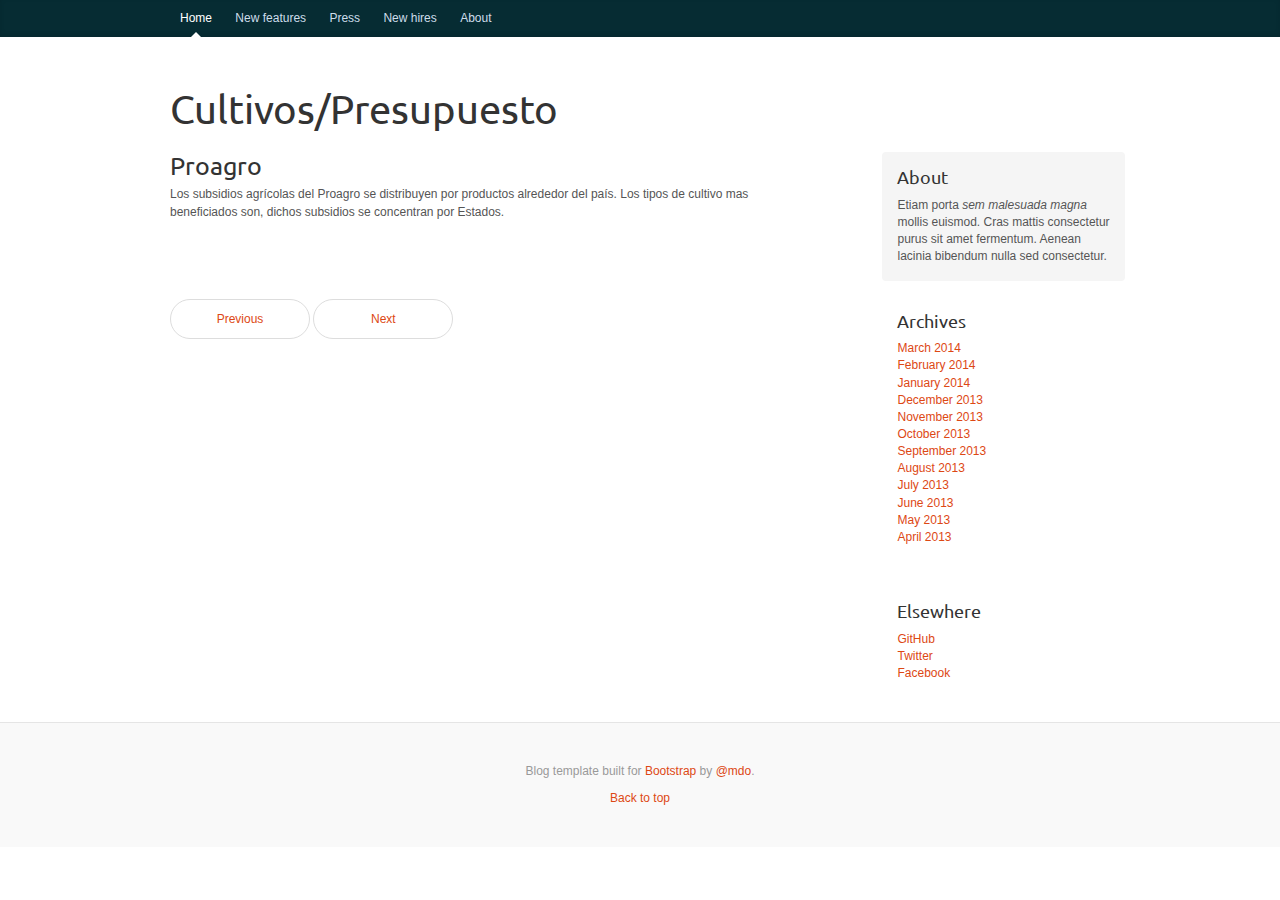
<file: index3.html>
<!DOCTYPE html>
<html lang="es-mx">
<head>
<meta charset="ISO-8859-1">
<meta http-equiv="X-UA-Compatible" content="IE=edge">
<meta name="viewport" content="width=device-width, initial-scale=1">
<title>LabconDatos</title>

<!-- Bootstrap -->

<link href="./bootstrap/css/bootstrap.min.css" rel="stylesheet" type="text/css">
<link href="blog.css" rel="stylesheet">

<!-- HTML5 Shim and Respond.js IE8 support of HTML5 elements and media queries -->

<!-- WARNING: Respond.js doesn't work if you view the page via file:// -->

<!--[if lt IE 9]>

      <script src="https://oss.maxcdn.com/libs/html5shiv/3.7.0/html5shiv.js"></script>

      <script src="https://oss.maxcdn.com/libs/respond.js/1.4.2/respond.min.js"></script>

    <![endif]-->

<style>

.municipalities {
  fill: #222;
}

.municipalities :hover {
  fill: orange;
}

.state-boundary {
  fill: none;
  stroke: #fff;
  pointer-events: none;
}

.municipality-boundary {
  fill: none;
  stroke: #fff;
  stroke-opacity: .25;
  stroke-width: .5px;
  pointer-events: none;
}

</style>


<script src="http://d3js.org/d3.v3.min.js"></script>
<script src="http://d3js.org/topojson.v1.min.js"></script>
<script src="biPartite.js"></script>
<script src="./labcd.js"></script>

<script TYPE="text/javascript" LANGUAGE="JavaScript">
<!-- 

// -->
</script>


</head>
<body>
    <div class="blog-masthead">
      <div class="container">
        <nav class="blog-nav">
          <a class="blog-nav-item active" href="#">Home</a>
          <a class="blog-nav-item" href="#">New features</a>
          <a class="blog-nav-item" href="#">Press</a>
          <a class="blog-nav-item" href="#">New hires</a>
          <a class="blog-nav-item" href="#">About</a>
        </nav>
      </div>
    </div>

    <div class="container">

      <div class="blog-header">
        <h1 class="blog-title">Cultivos/Presupuesto</h1>
      </div>
      
      <div class="row" id="viz"><div class="col-sm-8" id="vizmap"></div></div>
      <div class="row">

        <div class="col-sm-8 blog-main">

          <div class="blog-post">
            <h2 class="blog-post-title">Proagro</h2>
            Los subsidios agr�colas del Proagro se distribuyen por productos alrededor del pa�s. Los tipos de cultivo mas beneficiados son, dichos subsidios se concentran por Estados.
            
<mp></mp>

<script>
var sales_data=[
['Lite','AL',16,0],
['Small','AL',1278,4],
['Medium','AL',27,0],
['Plus','AL',58,0],
['Grand','AL',1551,15],
['Elite','AL',141,0],
['Lite','AZ',5453,35],
['Small','AZ',683,1],
['Medium','AZ',862,0],
['Grand','AZ',6228,30],
['Lite','CA',15001,449],
['Small','CA',527,3],
['Medium','CA',836,0],
['Plus','CA',28648,1419],
['Grand','CA',3,0],
['Lite','CO',13,0],
['Small','CO',396,0],
['Medium','CO',362,0],
['Plus','CO',78,10],
['Grand','CO',2473,32],
['Elite','CO',2063,64],
['Medium','DE',203,0],
['Grand','DE',686,2],
['Elite','DE',826,0],
['Lite','FL',1738,110],
['Small','FL',12925,13],
['Medium','FL',15413,0],
['Small','GA',2166,2],
['Medium','GA',86,0],
['Plus','GA',348,3],
['Grand','GA',4244,18],
['Elite','GA',1536,1],
['Small','IA',351,0],
['Grand','IA',405,1],
['Small','IL',914,1],
['Medium','IL',127,0],
['Grand','IL',1470,7],
['Elite','IL',516,1],
['Lite','IN',43,0],
['Small','IN',667,1],
['Medium','IN',172,0],
['Plus','IN',149,1],
['Grand','IN',1380,5],
['Elite','IN',791,23],
['Small','KS',1,0],
['Grand','KS',1,0],
['Small','MD',1070,1],
['Grand','MD',1171,2],
['Elite','MD',33,0],
['Plus','ME',1,0],
['Small','MS',407,0],
['Medium','MS',3,0],
['Grand','MS',457,2],
['Elite','MS',20,0],
['Small','NC',557,0],
['Medium','NC',167,0],
['Plus','NC',95,1],
['Grand','NC',1090,5],
['Elite','NC',676,6],
['Lite','NM',1195,99],
['Small','NM',350,3],
['Medium','NM',212,0],
['Grand','NM',1509,8],
['Lite','NV',3899,389],
['Small','NV',147,0],
['Medium','NV',455,0],
['Plus','NV',1,1],
['Grand','NV',4100,16],
['Lite','OH',12,0],
['Small','OH',634,2],
['Medium','OH',749,0],
['Plus','OH',119,1],
['Grand','OH',3705,19],
['Elite','OH',3456,25],
['Small','PA',828,2],
['Medium','PA',288,0],
['Plus','PA',141,0],
['Grand','PA',2625,7],
['Elite','PA',1920,10],
['Small','SC',1146,2],
['Medium','SC',212,0],
['Plus','SC',223,4],
['Grand','SC',1803,6],
['Elite','SC',761,8],
['Small','TN',527,0],
['Medium','TN',90,0],
['Grand','TN',930,4],
['Elite','TN',395,1],
['Lite','TX',7232,58],
['Small','TX',1272,0],
['Medium','TX',1896,0],
['Plus','TX',1,0],
['Grand','TX',10782,33],
['Elite','TX',1911,3],
['Small','VA',495,0],
['Medium','VA',32,0],
['Plus','VA',7,0],
['Grand','VA',1557,12],
['Elite','VA',24,0],
['Small','WA',460,1],
['Plus','WA',88,3],
['Grand','WA',956,3],
['Small','WV',232,0],
['Medium','WV',71,0],
['Grand','WV',575,2],
['Elite','WV',368,3]
];

var width = 700, height = 610, margin ={b:0, t:40, l:170, r:50};

var svg = d3.select("mp")
	.append("svg").attr('width',width).attr('height',(height+margin.b+margin.t))
	.append("g").attr("transform","translate("+ margin.l+","+margin.t+")");

var data = [ 
	{data:bP.partData(sales_data,2), id:'SalesAttempts', header:["Cultivo","Estado", "Presupuesto"]}
	//,
	//{data:bP.partData(sales_data,3), id:'Sales', header:["Cultivo","Estado", "hect�rea"]}
];

bP.draw(data, svg);

</script>


            <p>&nbsp;</p>
          </div><!-- /.blog-post -->

          <div class="blog-post"></div>
          <div class="blog-post">          </div><!-- /.blog-post -->

          <ul class="pager">
            <li><a href="#">Previous</a></li>
            <li><a href="#">Next</a></li>
          </ul>

        </div><!-- /.blog-main -->

        <div class="col-sm-3 col-sm-offset-1 blog-sidebar">
          <div class="sidebar-module sidebar-module-inset">
            <h4>About</h4>
            <p>Etiam porta <em>sem malesuada magna</em> mollis euismod. Cras mattis consectetur purus sit amet fermentum. Aenean lacinia bibendum nulla sed consectetur.</p>
          </div>
          <div class="sidebar-module">
            <h4>Archives</h4>
            <ol class="list-unstyled">
              <li><a href="#">March 2014</a></li>
              <li><a href="#">February 2014</a></li>
              <li><a href="#">January 2014</a></li>
              <li><a href="#">December 2013</a></li>
              <li><a href="#">November 2013</a></li>
              <li><a href="#">October 2013</a></li>
              <li><a href="#">September 2013</a></li>
              <li><a href="#">August 2013</a></li>
              <li><a href="#">July 2013</a></li>
              <li><a href="#">June 2013</a></li>
              <li><a href="#">May 2013</a></li>
              <li><a href="#">April 2013</a></li>
            </ol>
          </div>
          <div class="sidebar-module">
            <h4>Elsewhere</h4>
            <ol class="list-unstyled">
              <li><a href="#">GitHub</a></li>
              <li><a href="#">Twitter</a></li>
              <li><a href="#">Facebook</a></li>
            </ol>
          </div>
        </div><!-- /.blog-sidebar -->

      </div><!-- /.row -->

    </div><!-- /.container -->

    <div class="blog-footer">
      <p>Blog template built for <a href="http://getbootstrap.com">Bootstrap</a> by <a href="https://twitter.com/mdo">@mdo</a>.</p>
      <p>
        <a href="#">Back to top</a>
      </p>
    </div>

<!-- jQuery (necessary for Bootstrap's JavaScript plugins) --> 
<script src="https://ajax.googleapis.com/ajax/libs/jquery/1.11.0/jquery.min.js"></script>
<!-- Include all compiled plugins (below), or include individual files as needed --> 
<script src="./bootstrap/js/bootstrap.min.js"></script>
</body>
</html>
</file>
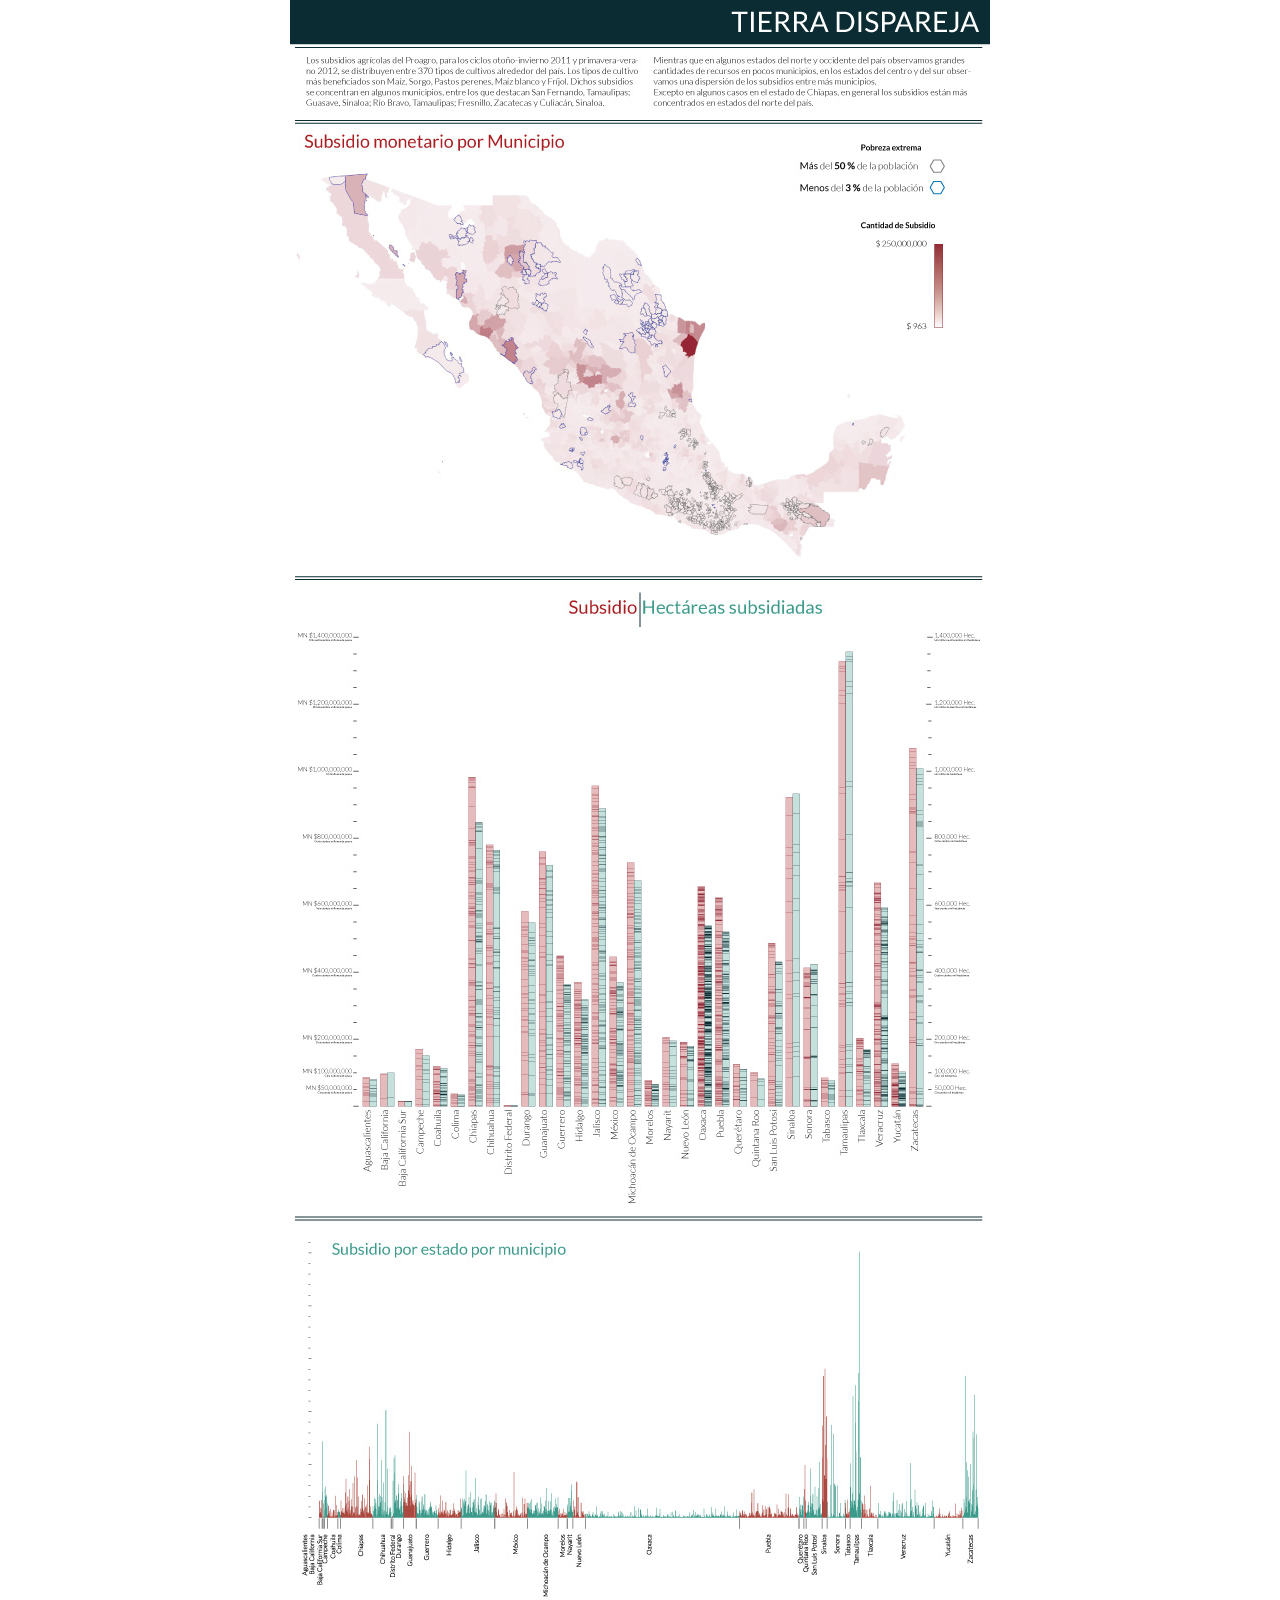
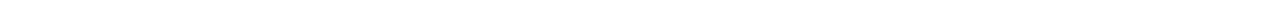
<file: infografia.html>
<!doctype html>
<html>
<head>
<meta charset="ISO-8859-1">
<title>Documento sin t�tulo</title>
</head>

<body topmargin="0">
<div align="center">
	<a href="info-campo-full.jpg" title="info campo">
		<img src="info-campo.jpg">
	</a>
</div>
</body>
</html>
</file>
<file: blog.css>
@charset "ISO-8859-1";
/* CSS Document */
/*
 * Globals
 */

body {
  /*font-family: Georgia, "Times New Roman", Times, serif;*/
  font-family:Arial, Helvetica, sans-serif;
  color: #555;
}

h1, .h1,
h2, .h2,
h3, .h3,
h4, .h4,
h5, .h5,
h6, .h6 {
	margin-top: 0;
	font-family: 'Ubuntu', sans-serif;
	font-weight: normal;
	color: #333;
}


/*
 * Override Bootstrap's default container.
 */

@media (min-width: 1200px) {
  .container {
    width: 970px;
  }
}


/*
 * Masthead for nav
 */

.blog-masthead {
	background-color: #062C33;
	-webkit-box-shadow: inset 0 -2px 5px rgba(0,0,0,.1);
	box-shadow: inset 0 -2px 5px rgba(0,0,0,.1);
}

/* Nav links */
.blog-nav-item {
  position: relative;
  display: inline-block;
  padding: 10px;
  font-weight: 500;
  color: #cdddeb;
}
.blog-nav-item:hover,
.blog-nav-item:focus {
  color: #fff;
  text-decoration: none;
}

/* Active state gets a caret at the bottom */
.blog-nav .active {
  color: #fff;
}
.blog-nav .active:after {
  position: absolute;
  bottom: 0;
  left: 50%;
  width: 0;
  height: 0;
  margin-left: -5px;
  vertical-align: middle;
  content: " ";
  border-right: 5px solid transparent;
  border-bottom: 5px solid;
  border-left: 5px solid transparent;
}


/*
 * Blog name and description
 */

.blog-header {
  padding-top: 20px;
  padding-bottom: 20px;
}
.blog-title {
	margin-top: 30px;
	margin-bottom: 0;
	font-size: 40px;
	font-weight: normal;
}
.blog-description {
	font-size: 17px;
	color: #999;
}


/*
 * Main column and sidebar layout
 */

.blog-main {
  font-size: 12px;
  line-height: 1.5;
}

/* Sidebar modules for boxing content */
.sidebar-module {
  padding: 15px;
  margin: 0 -15px 15px;
}
.sidebar-module-inset {
  padding: 15px;
  background-color: #f5f5f5;
  border-radius: 4px;
}
.sidebar-module-inset p:last-child,
.sidebar-module-inset ul:last-child,
.sidebar-module-inset ol:last-child {
  margin-bottom: 0;
}



/* Pagination */
.pager {
  margin-bottom: 60px;
  text-align: left;
}
.pager > li > a {
  width: 140px;
  padding: 10px 20px;
  text-align: center;
  border-radius: 30px;
}


/*
 * Blog posts
 */

.blog-post {
  margin-bottom: 60px;
}
.blog-post-title {
	margin-bottom: 5px;
	font-size: 25px;
}
.blog-post-meta {
  margin-bottom: 20px;
  color: #999;
}


/*
 * Footer
 */

.blog-footer {
  padding: 40px 0;
  color: #999;
  text-align: center;
  background-color: #f9f9f9;
  border-top: 1px solid #e5e5e5;
}
.blog-footer p:last-child {
  margin-bottom: 0;
}
</file>
